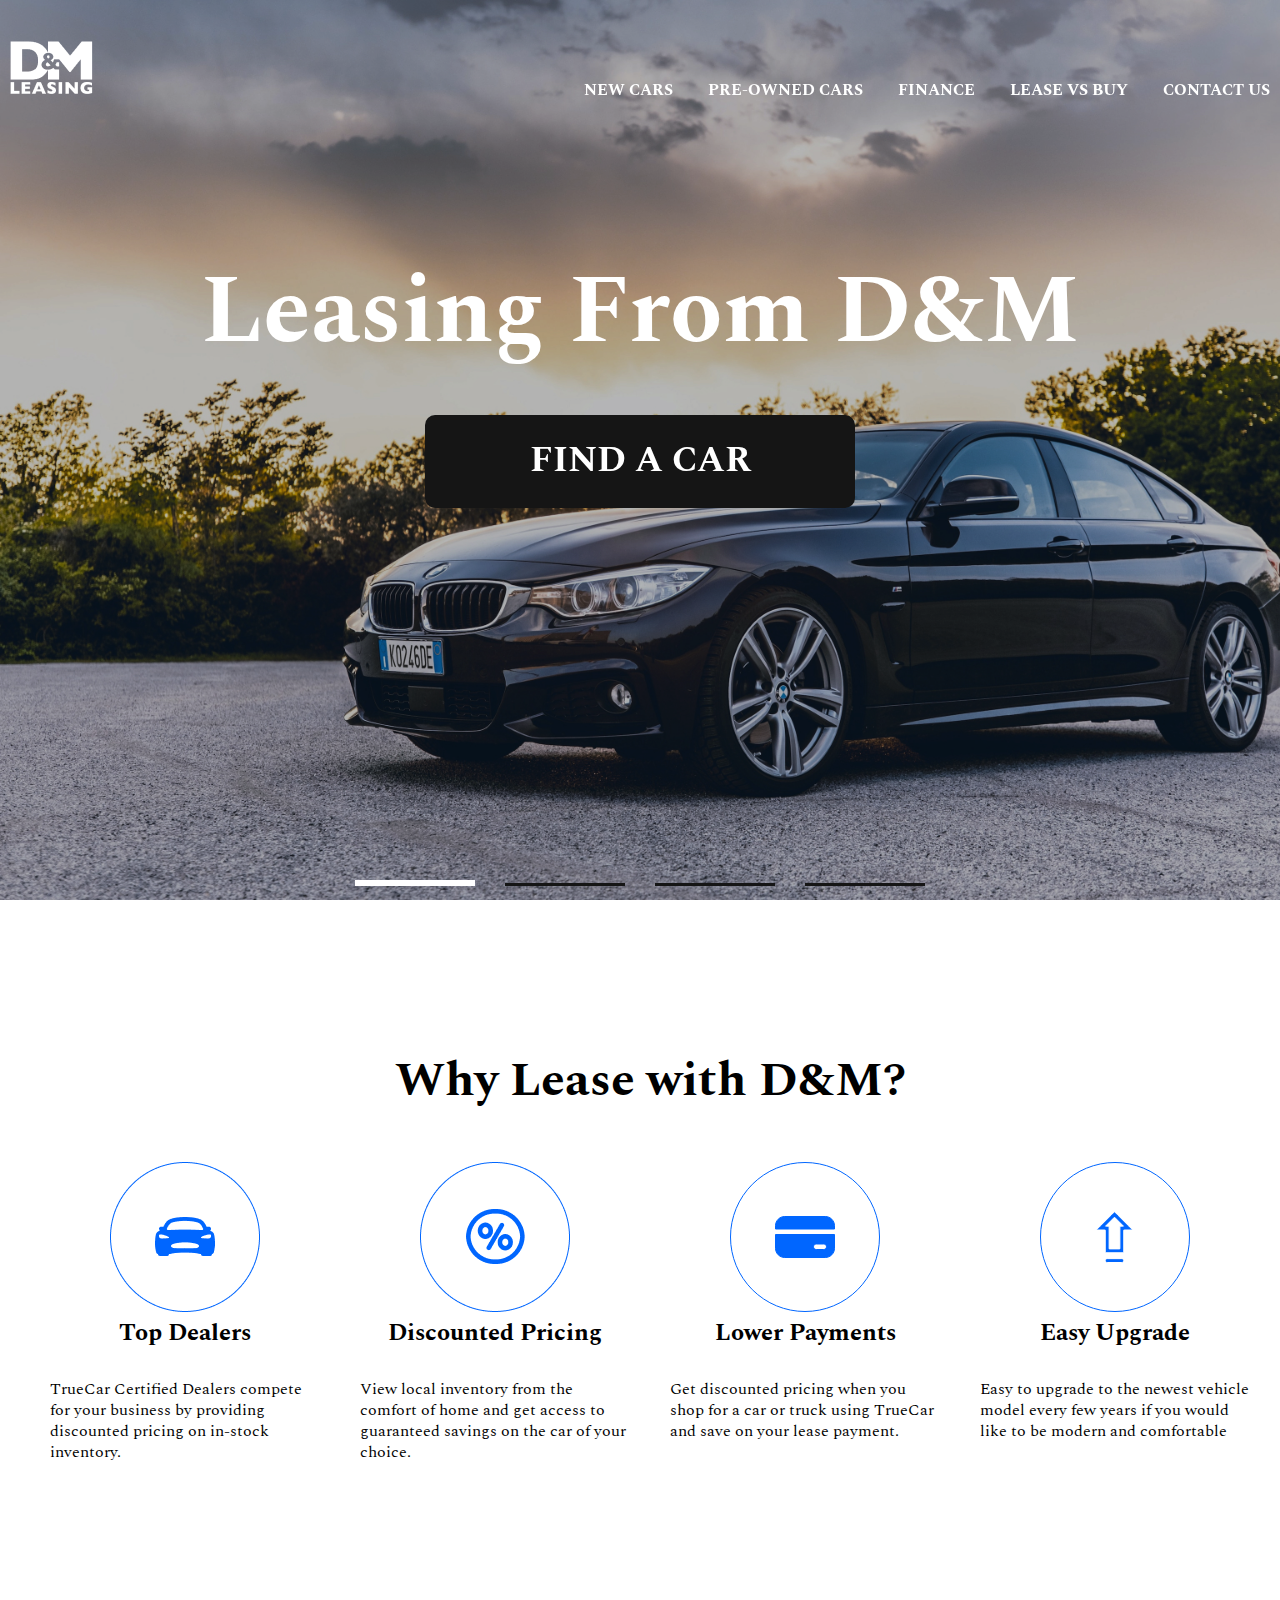
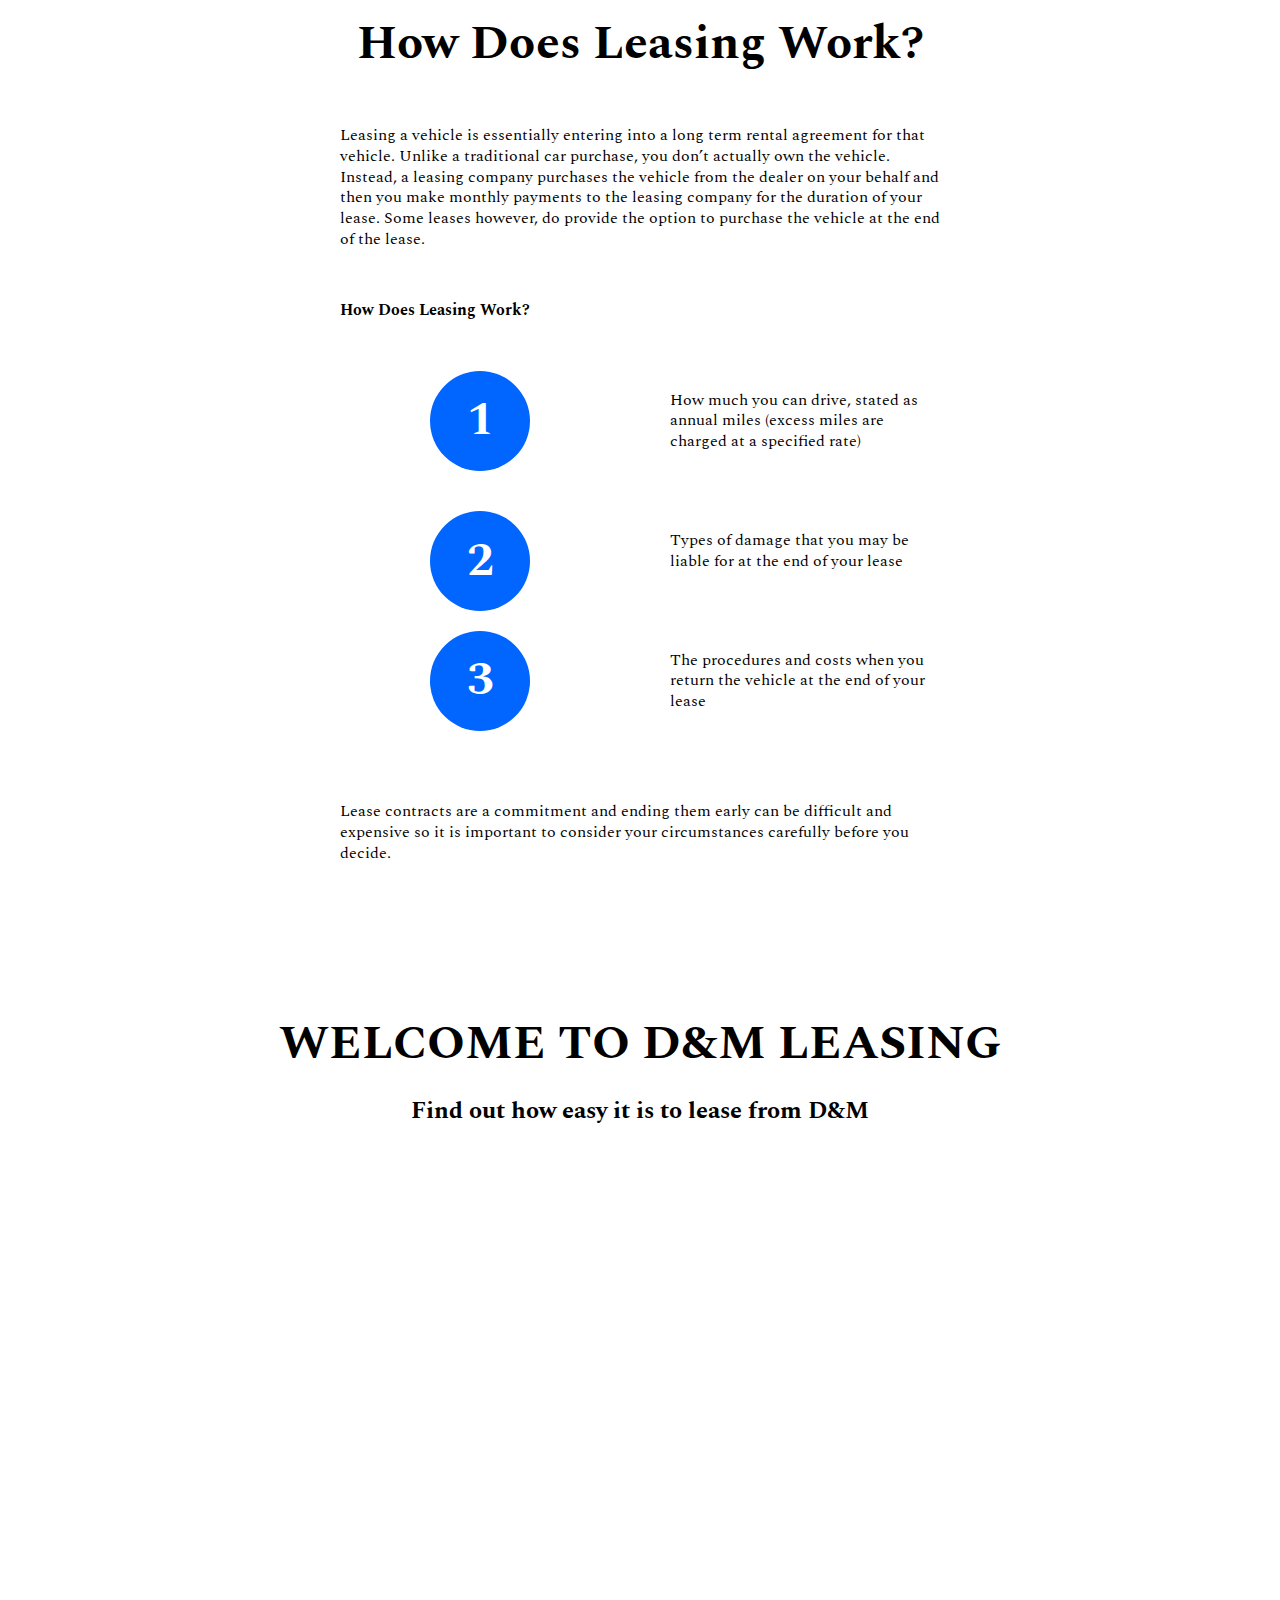
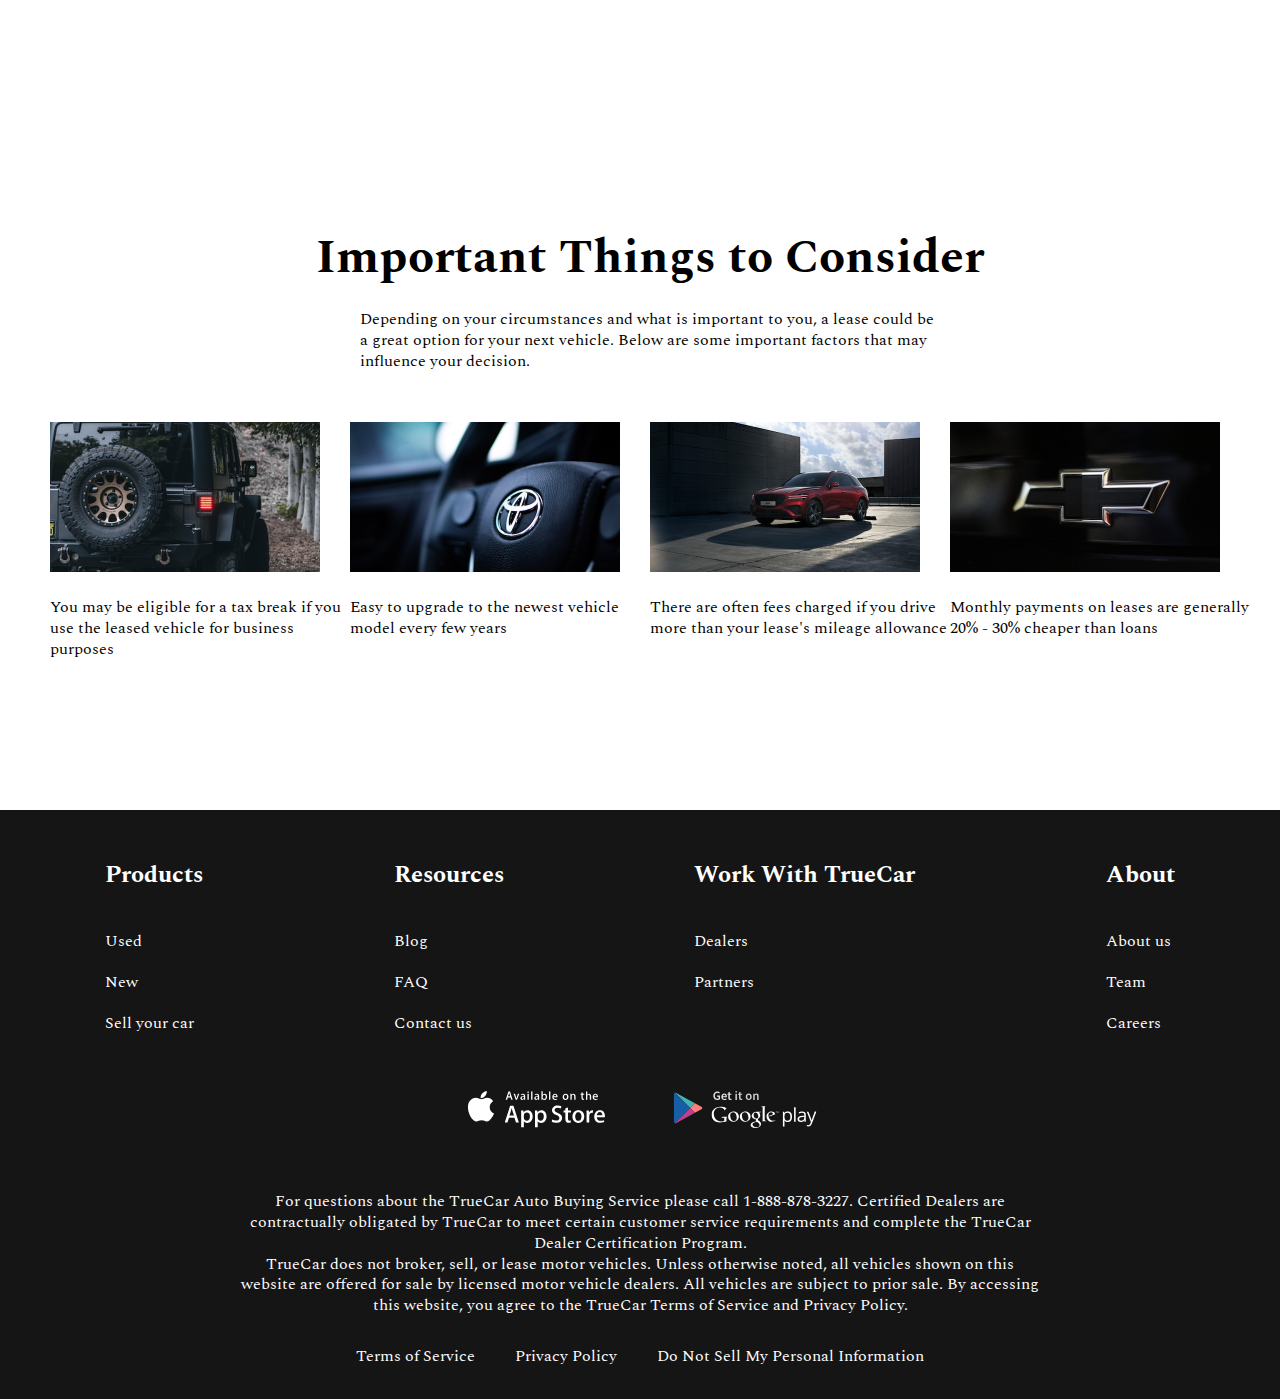
<file: index.html>
<!DOCTYPE html>
<html lang="en">

<head>
    <meta charset="UTF-8">
    <meta http-equiv="X-UA-Compatible" content="IE=edge">
    <meta name="viewport" content="width=device-width, initial-scale=1.0">
    <title>Document</title>
    <link rel="preconnect" href="https://fonts.googleapis.com">
    <link rel="preconnect" href="https://fonts.gstatic.com" crossorigin>
    <link
        href="https://fonts.googleapis.com/css2?family=Montserrat:wght@400;700&family=Mukta+Mahee:wght@400;600&family=Poppins:wght@500;600&family=Roboto&family=Roboto+Slab:wght@400;700&family=Spectral:wght@400;700&display=swap"
        rel="stylesheet">
    <link rel="stylesheet" href="https://cdn.jsdelivr.net/npm/swiper@10/swiper-bundle.min.css" />
    <link rel="stylesheet" href="./style/style.css">
</head>

<body>
    <div class="wrapper">
        <header class=" header-main">
            <div class="container">
                <div class="header_inner">
                    <a href="index.html" class="logo">
                        <img src="./img/icon/dm-white 1.png" alt="" class="logo_img">
                    </a>

                    <nav class="menu">
                        <ul class="menu_list">
                            <li class="menu_list-item">
                                <a href="./new-cars.html" class="menu_list-link">NEW CARS</a>
                            </li>
                            <li class="menu_list-item">
                                <a href="#" class="menu_list-link">PRE-OWNED CARS</a>
                            </li>
                            <li class="menu_list-item">
                                <a href="#" class="menu_list-link">FINANCE</a>
                            </li>
                            <li class="menu_list-item">
                                <a href="#" class="menu_list-link">LEASE VS BUY</a>
                            </li>
                            <li class="menu_list-item">
                                <a href="contacts.html" class="menu_list-link">CONTACT US</a>
                            </li>
                        </ul>
                    </nav>
                </div>
            </div>
        </header>
        <main class="main">
            <section class="top">
                <div class="container">
                    <h1 class="title">
                        Leasing From D&M
                    </h1>
                    <a href="#" class="top_link">FIND A CAR</a>
                </div>
            </section>
            <div class="slider">
                <div class="swiper">
                    <div class="swiper-wrapper">
                        <div class="swiper-slide" style="background-image: url(img/Rectangle\ 3.jpg);"></div>
                        <div class="swiper-slide" style="background-image: url(img/Rectangle\ 5.png);"></div>
                        <div class="swiper-slide" style="background-image: url(img/auto-ga04d2e0d4_1920.jpg);"></div>
                        <div class="swiper-slide" style="background-image: url(img/car-g835686115_1920.jpg);"></div>
                    </div>
                    <div class="swiper-pagination">
                    </div>
                </div>
            </div>
            <section class="why-lease">
                <div class="container">
                    <h2 class="section-title">
                        Why Lease with D&M?
                    </h2>
                    <ul class="why-lease-list">
                        <li class="why-list-item">
                            <img src="./img/icon/Group 5.png" alt="" class="why-lease-item-img">
                            <h3 class="why-lease-item-title">Top Dealers</h3>
                            <p class="why-lease-item-text">
                                TrueCar Certified Dealers compete for your business by providing discounted pricing on
                                in-stock inventory.
                            </p>
                        </li>
                        <li class="why-list-item">
                            <img src="./img/icon/Group 7.png" alt="" class="why-lease-item-img">
                            <h3 class="why-lease-item-title">Discounted Pricing</h3>
                            <p class="why-lease-item-text">
                                View local inventory from the comfort of home and get access to guaranteed savings on
                                the car of your choice.
                            </p>
                        </li>
                        <li class="why-list-item">
                            <img src="./img/icon/Group 8.svg" alt="" class="why-lease-item-img">
                            <h3 class="why-lease-item-title">Lower Payments</h3>
                            <p class="why-lease-item-text">
                                Get discounted pricing when you shop for a car or truck using TrueCar and save on your
                                lease payment.
                            </p>
                        </li>
                        <li class="why-list-item">
                            <img src="./img/icon/Group 9.svg" alt="" class="why-lease-item-img">
                            <h3 class="why-lease-item-title">Easy Upgrade</h3>
                            <p class="why-lease-item-text">
                                Easy to upgrade to the newest vehicle model every few years if you would like to be
                                modern and comfortable
                            </p>
                        </li>
                    </ul>
                </div>


            </section>
            <section class="how-does">
                <div class="container">
                    <div class="how-does-inner">
                        <h2 class="section-title">
                            How Does Leasing Work?
                        </h2>
                        <p class="how-does-text">
                            Leasing a vehicle is essentially entering into a long term rental agreement for that vehicle. Unlike a traditional car purchase, you don’t actually own the vehicle. Instead, a leasing company purchases the vehicle from the dealer on your behalf and then you make monthly payments to the leasing company for the duration of your lease. Some leases however, do provide the option to purchase the vehicle at the end of the lease.
                        </p>
<h4 class="how-does-title">
    How Does Leasing Work?
</h4>
<ol class="how-does-list" >
<li class="how-does-item">
    How much you can drive, stated as annual miles (excess miles are charged at a specified rate)
   
</li>
<li class="how-does-item">
    Types of damage that you may be liable for at the end of your lease
   
</li>
<li class="how-does-item">
    The procedures and costs when you return the vehicle at the end of your lease
   
</li>
</ol>
                        <p class="how-does-text">
                            Lease contracts are a commitment and ending them early can be difficult and expensive so it is important to consider your circumstances carefully before you decide.
                        </p>
                    </div>
                </div>
            </section>
<section class="video">
    <div class="container">
        <h2 class="section-title video-title">
            WELCOME TO D&M LEASING
        </h2>
        <p class="video-text">
            Find out how easy it is to lease from D&M
        </p>
        <iframe class="video-content"
        width="1000" height="500" src="https://www.youtube.com/embed/q3m7e_15tzE" 
        title="YouTube video player" frameborder="0" allow="accelerometer; autoplay; clipboard-write; encrypted-media; gyroscope; picture-in-picture; web-share" allowfullscreen>

        </iframe>
    </div>
</section>
<section class="important">
<div class="container">
    <h2 class="section-title important-title">
        Important Things to Consider
    </h2>
    <p class="important-text">
        Depending on your circumstances and what is important to you, a lease could be a great option for your next vehicle. Below are some important factors that may influence your decision.
    </p>
    <ul class="important-list">
        <li class="important-item">
            <img src="./img/Rectangle 6.png"
             alt="" class="important-item-img">
             <p class="important-item-txt">
                You may be eligible for a tax break if you use the leased vehicle for business purposes
             </p>
        </li>
        <li class="important-item">
            <img src="./img/Rectangle 7.png"
             alt="" class="important-item-img">
             <p class="important-item-txt">
                Easy to upgrade to the newest vehicle model every few years
             </p>
        </li>
        <li class="important-item">
            <img src="./img/Rectangle 8.png"
             alt="" class="important-item-img">
             <p class="important-item-txt">
                There are often fees charged if you drive more than your lease's mileage allowance
             </p>
        </li>
        <li class="important-item">
            <img src="./img/Rectangle 9.png"
             alt="" class="important-item-img">
             <p class="important-item-txt">
                Monthly payments on leases are generally 20% - 30% cheaper than loans
             </p>
        </li>
    </ul>
</div>
</section>
        </main>
        <footer class="footer">
            <div class="container">
                <nav class="footer_menu">
                    <ul class="footer_menu-list">
                        <li class="footer_menu-item">
                            <p class="footer_menu-tittle"> Products</p>
                        </li>
                        <li class="footer_menu-item"><a href="#" class="footer_menu-link">Used</a></li>
                        <li class="footer_menu-item"><a href="#" class="footer_menu-link">New</a></li>
                        <li class="footer_menu-item"><a href="#" class="footer_menu-link">Sell your car</a></li>
                    </ul>
                    <ul class="footer_menu-list">
                        <li class="footer_menu-item">
                            <p class="footer_menu-tittle">Resources</p>
                        </li>
                        <li class="footer_menu-item"><a href="#" class="footer_menu-link">Blog</a></li>
                        <li class="footer_menu-item"><a href="#" class="footer_menu-link">FAQ</a></li>
                        <li class="footer_menu-item"><a href="#" class="footer_menu-link">Contact us</a></li>
                    </ul>

                    <ul class="footer_menu-list">
                        <li class="footer_menu-item">
                            <p class="footer_menu-tittle">Work With TrueCar</p>
                        </li>
                        <li class="footer_menu-item"><a href="#" class="footer_menu-link">Dealers</a></li>
                        <li class="footer_menu-item"><a href="#" class="footer_menu-link">Partners</a></li>

                    </ul>
                    <ul class="footer_menu-list">
                        <li class="footer_menu-item">
                            <p class="footer_menu-tittle">About</p>
                        </li>
                        <li class="footer_menu-item"><a href="#" class="footer_menu-link">About us</a></li>
                        <li class="footer_menu-item"><a href="#" class="footer_menu-link">Team</a></li>
                        <li class="footer_menu-item"><a href="#" class="footer_menu-link">Careers</a></li>
                    </ul>
                </nav>
                <ul class="app">
                    <li class="app_item">
                        <a href="" class="app_item-link">
                            <img class="app_item-img" src="./img/icon/app-store-5768091a665de29ed90932b12cc1dc34 1.svg"
                                alt="">
                        </a>
                    </li>
                    <li class="app_item">
                        <a href="" class="app_item-link">
                            <img class="app_item-img"
                                src="./img/icon/google-play-1b282a5faa8753db97e49dd35e98dd25 1.svg" alt="">
                        </a>
                    </li>
                </ul>
                <div class="footer_copy">
                    <p class="footer_copy-text">
                        For questions about the TrueCar Auto Buying Service please call 1-888-878-3227.
                        Certified Dealers are contractually obligated by TrueCar to meet certain customer service
                        requirements and complete the TrueCar Dealer Certification Program.
                    </p>
                    <p class="footer_copy-text">TrueCar does not broker, sell, or lease motor vehicles. Unless otherwise
                        noted, all vehicles shown on this website are offered for sale by licensed motor vehicle
                        dealers. All vehicles are subject to prior sale. By accessing this website, you agree to the
                        TrueCar Terms of Service and Privacy Policy.
                    </p>
                </div>
                <nav class="copy_nav">
                    <ul class="copy_nav-list">
                        <li class="copy_nav-item"><a href="#" class="copy_nav-link">Terms of Service</a></li>
                        <li class="copy_nav-item"><a href="#" class="copy_nav-link">Privacy Policy</a></li>
                        <li class="copy_nav-item"><a href="#" class="copy_nav-link">Do Not Sell My Personal
                                Information</a></li>

                    </ul>
                </nav>
            </div>
        </footer>
    </div>
    <script src="https://cdn.jsdelivr.net/npm/swiper@10/swiper-bundle.min.js"></script>
    <script src="./js/main.js"></script>
</body>

</html>
</file>
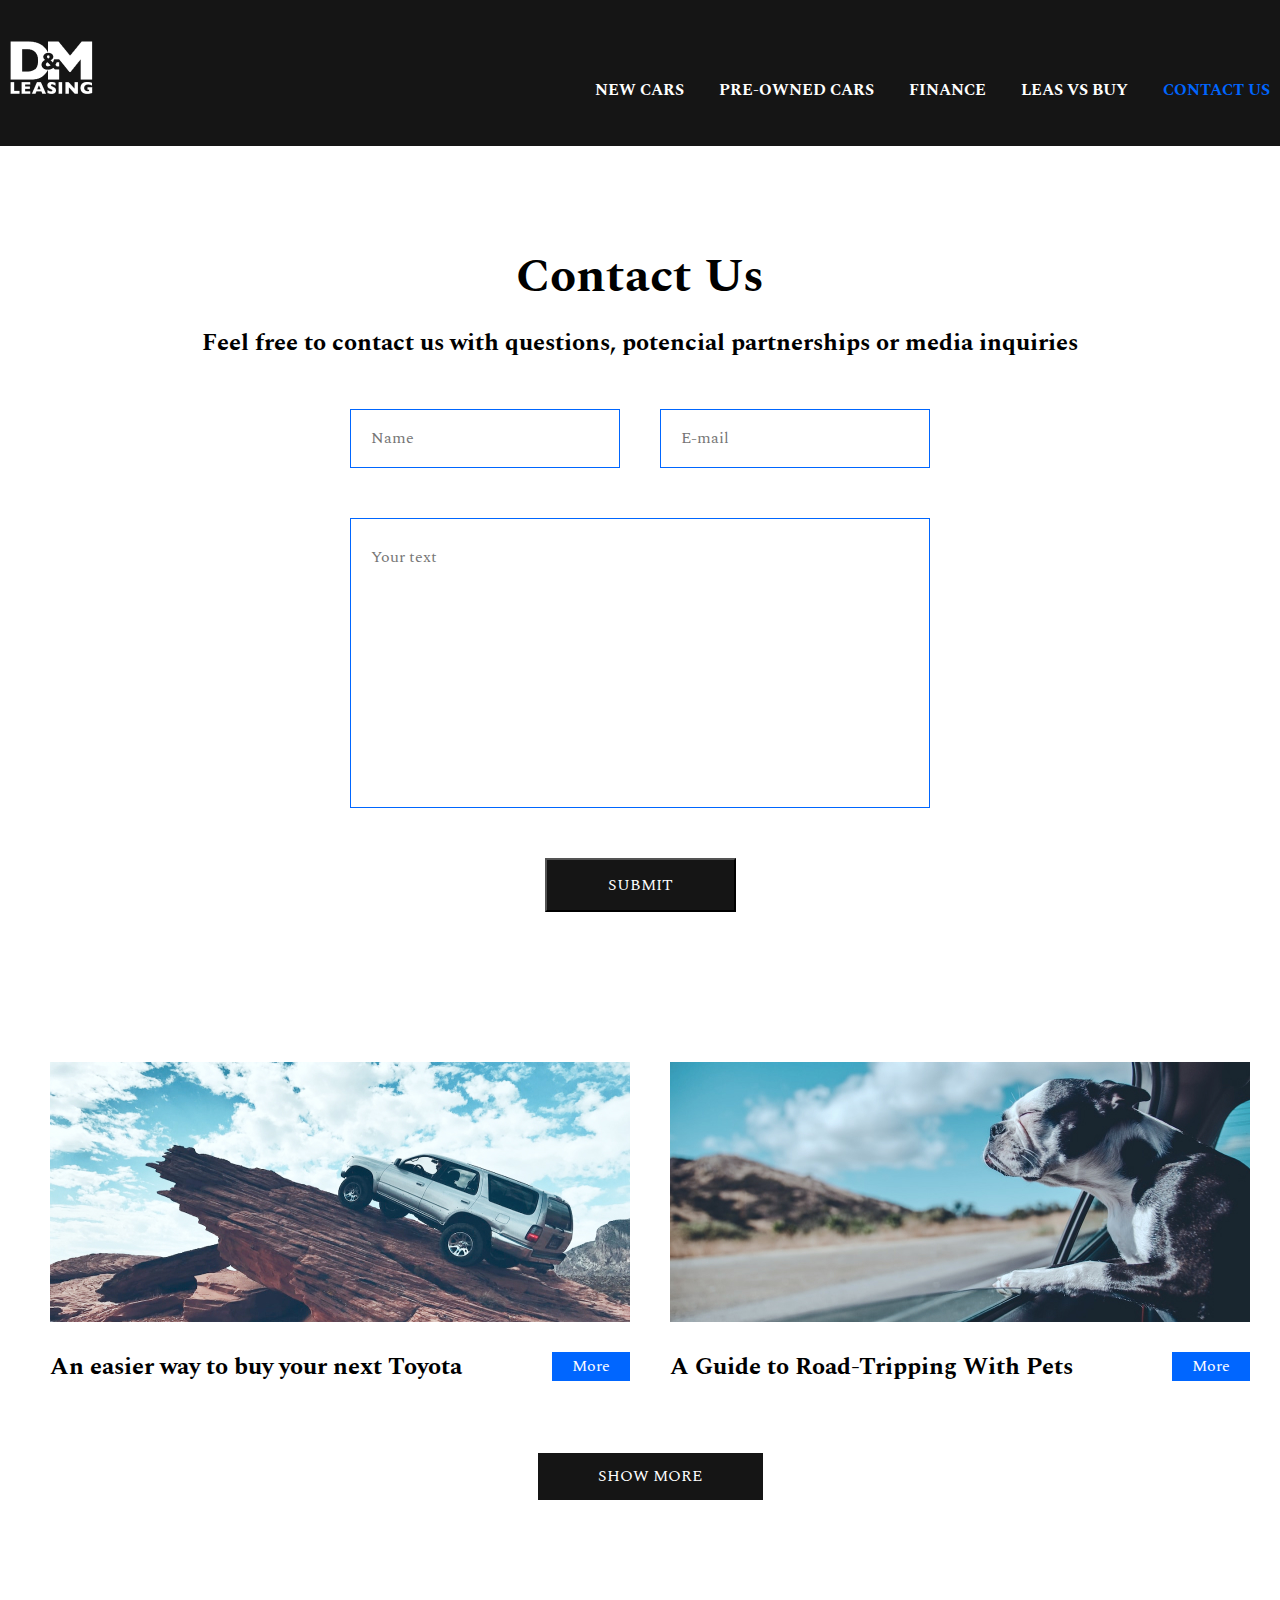
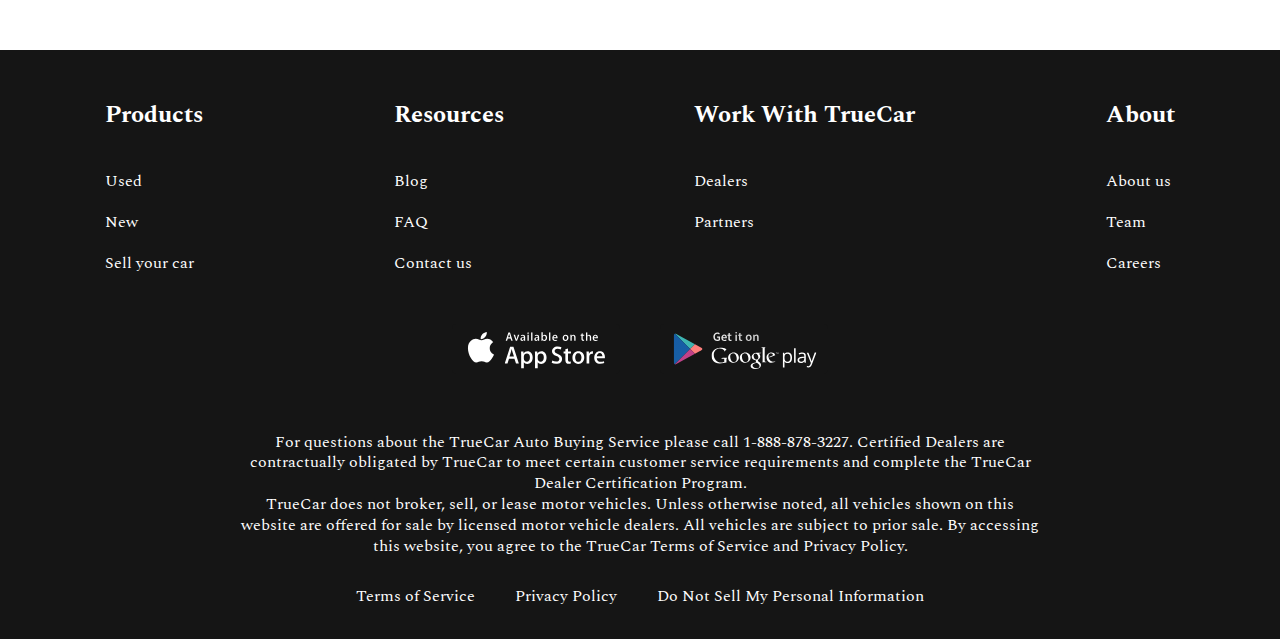
<file: contacts.html>
<!DOCTYPE html>
<html lang="en">
<head>
    <meta charset="UTF-8">
    <meta http-equiv="X-UA-Compatible" content="IE=edge">
    <meta name="viewport" content="width=device-width, initial-scale=1.0">
    <title>Document</title>
    <link rel="preconnect" href="https://fonts.googleapis.com">
    <link rel="preconnect" href="https://fonts.gstatic.com" crossorigin>
    <link href="https://fonts.googleapis.com/css2?family=Montserrat:wght@400;700&family=Mukta+Mahee:wght@400;600&family=Poppins:wght@500;600&family=Roboto&family=Roboto+Slab:wght@400;700&family=Spectral:wght@400;700&display=swap" rel="stylesheet">
    <link rel="stylesheet" href="./style/style.css">
   
</head>
<body>
    <div class="wrapper">
        <header class="header ">
            <div class="container">
                <div class="header_inner">
                    <a href="index.html" class="logo"> 
                        <img src="./img/icon/dm-white 1.png" alt="" class="logo_img">
                    </a>
                
                <nav class="menu">
<ul class="menu_list">
    <li class="menu_list-item">
<a href="./new-cars.html" class="menu_list-link">NEW CARS</a>
    </li>
    <li class="menu_list-item">
        <a href="#" class="menu_list-link">PRE-OWNED CARS</a>
    </li>
    <li class="menu_list-item">
        <a href="#" class="menu_list-link">FINANCE</a>
    </li>
    <li class="menu_list-item">
        <a href="#" class="menu_list-link">LEAS VS BUY</a>
    </li>
    <li class="menu_list-item">
        <a href="#" class="menu_list-link menu-list-link--active">CONTACT US</a>
    </li>
</ul>
                </nav>
            </div>
            </div>
        </header>
        <main class="main">
<section class="contacts">
    <div class="container">
        <h2 class="section-title contacts-title">Contact Us</h2>
    <p class="contacts-text">
        Feel free to contact us with questions, potencial partnerships or media inquiries
    </p>
    <form action="" class="form">
        <input type="text" class="form-input" placeholder="Name">
        <input type="email" class="form-input" placeholder="E-mail">
        <textarea class="form_textarea" placeholder="Your text"></textarea>
        <button class="form-btn" 
        type="submit">SUBMIT</button>
    </form>
    </div>
</section>
<section class="blog">
    <div class="container">
        <div class="blog-items">
            <div class="blog-item">
                <img src="./img/Rectangle 12.jpg" alt="" 
                class="blog-item-img">
                <h4 class="blog-item-title">
                    An easier way to buy your next Toyota
                </h4>
                <a href="" 
                class="blog-item-link">More</a>
            </div>
        
            <div class="blog-item">
                <img src="./img/Rectangle 12 (1).jpg
                " alt="" 
                class="blog-item-img">
                <h4 class="blog-item-title">
                    A Guide to Road-Tripping With Pets
                </h4>
                <a href="" 
                class="blog-item-link">More</a>
            </div>
        </div>
        <a href="#" class="blog-btn">SHOW MORE</a>
    </div>
</section>
        </main>
        <footer class="footer">
<div class="container">
    <nav class="footer_menu">
        <ul class="footer_menu-list">
            <li class="footer_menu-item">
              <p class="footer_menu-tittle"> Products</p> 
            </li>
            <li class="footer_menu-item"><a href="#" class="footer_menu-link">Used</a></li>
            <li class="footer_menu-item"><a href="#" class="footer_menu-link">New</a></li>
            <li class="footer_menu-item"><a href="#" class="footer_menu-link">Sell your car</a></li>
        </ul>
        <ul class="footer_menu-list">
            <li class="footer_menu-item"><p class="footer_menu-tittle">Resources</p></li>
            <li class="footer_menu-item"><a href="#" class="footer_menu-link">Blog</a></li>
            <li class="footer_menu-item"><a href="#" class="footer_menu-link">FAQ</a></li>
            <li class="footer_menu-item"><a href="#" class="footer_menu-link">Contact us</a></li>
        </ul>
        
        <ul class="footer_menu-list">
            <li class="footer_menu-item"><p class="footer_menu-tittle">Work With TrueCar</p></li>
            <li class="footer_menu-item"><a href="#" class="footer_menu-link">Dealers</a></li>
            <li class="footer_menu-item"><a href="#" class="footer_menu-link">Partners</a></li>
            
        </ul>
        <ul class="footer_menu-list">
            <li class="footer_menu-item"><p class="footer_menu-tittle">About</p></li>
            <li class="footer_menu-item"><a href="#" class="footer_menu-link">About us</a></li>
            <li class="footer_menu-item"><a href="#" class="footer_menu-link">Team</a></li>
            <li class="footer_menu-item"><a href="#" class="footer_menu-link">Careers</a></li>
        </ul>
    </nav>
    <ul class="app">
        <li class="app_item">
            <a href="" class="app_item-link">
                <img class="app_item-img" src="./img/icon/app-store-5768091a665de29ed90932b12cc1dc34 1.svg" alt="">
            </a>
        </li>
        <li class="app_item">
            <a href="" class="app_item-link">
                <img class="app_item-img" src="./img/icon/google-play-1b282a5faa8753db97e49dd35e98dd25 1.svg" alt="">
            </a>
        </li>
    </ul>
    <div class="footer_copy">
        <p class="footer_copy-text">
            For questions about the TrueCar Auto Buying Service please call 1-888-878-3227.
Certified Dealers are contractually obligated by TrueCar to meet certain customer service requirements and complete the TrueCar Dealer Certification Program.
</p>
<p class="footer_copy-text">TrueCar does not broker, sell, or lease motor vehicles. Unless otherwise noted, all vehicles shown on this website are offered for sale by licensed motor vehicle dealers. All vehicles are subject to prior sale. By accessing this website, you agree to the TrueCar Terms of Service and Privacy Policy.
</p>
    </div>
    <nav class="copy_nav">
        <ul class="copy_nav-list">
            <li class="copy_nav-item"><a href="#" class="copy_nav-link">Terms of Service</a></li>
            <li class="copy_nav-item"><a href="#" class="copy_nav-link">Privacy Policy</a></li>
            <li class="copy_nav-item"><a href="#" class="copy_nav-link">Do Not Sell My Personal Information</a></li>
            
        </ul>
    </nav>
</div>
        </footer>
    </div>
<script src="./js/contact.js"></script>
</body>
</html>
</file>
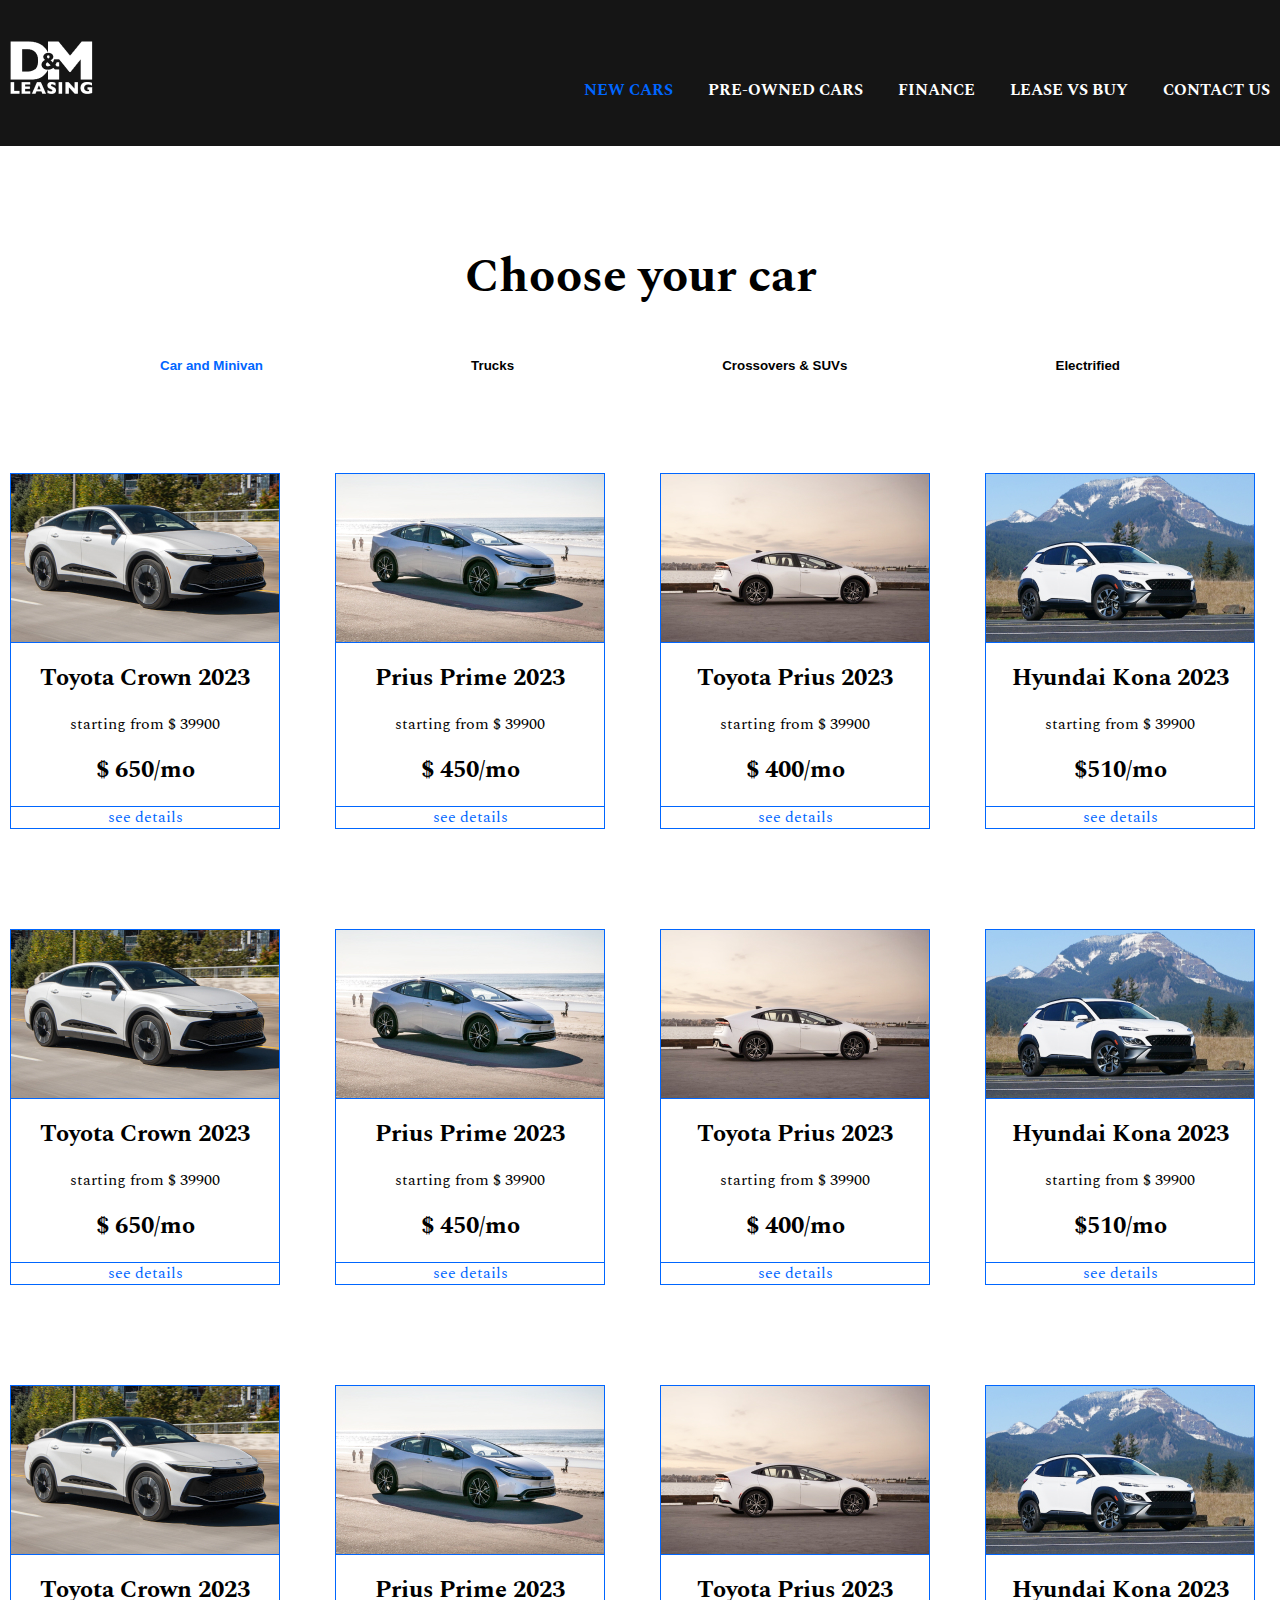
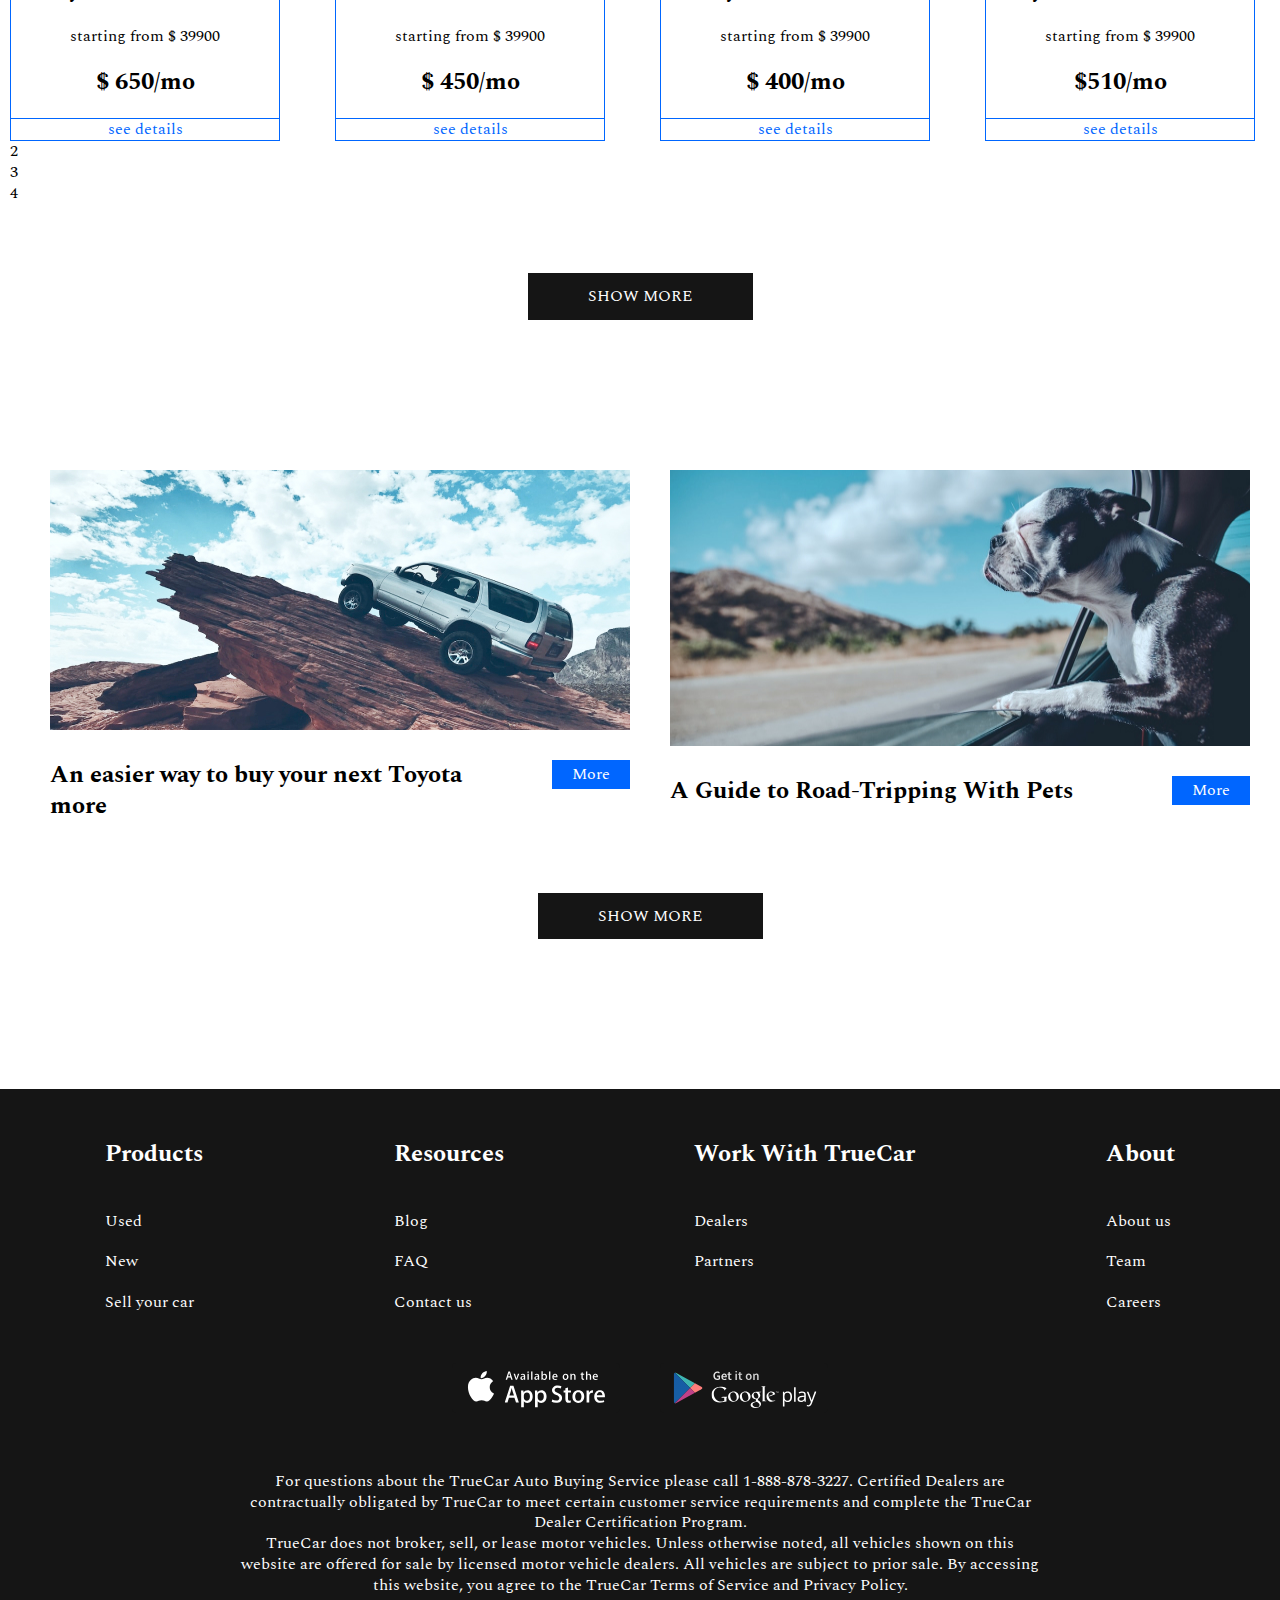
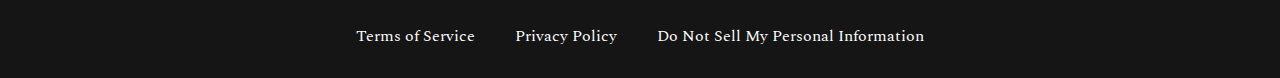
<file: new-cars.html>
<!DOCTYPE html>
<html lang="en">

<head>
    <meta charset="UTF-8">
    <meta http-equiv="X-UA-Compatible" content="IE=edge">
    <meta name="viewport" content="width=device-width, initial-scale=1.0">
    <title>Document</title>
    <link rel="preconnect" href="https://fonts.googleapis.com">
    <link rel="preconnect" href="https://fonts.gstatic.com" crossorigin>
    <link
        href="https://fonts.googleapis.com/css2?family=Montserrat:wght@400;700&family=Mukta+Mahee:wght@400;600&family=Poppins:wght@500;600&family=Roboto&family=Roboto+Slab:wght@400;700&family=Spectral:wght@400;700&display=swap"
        rel="stylesheet">
    <link rel="stylesheet" href="./style/style.css">

</head>

<body>
    <div class="wrapper">
        <header class="header">
            <div class="container">
                <div class="header_inner">
                    <a href="index.html" class="logo">
                        <img src="./img/icon/dm-white 1.png" alt="" class="logo_img">
                    </a>

                    <nav class="menu">
                        <ul class="menu_list">
                            <li class="menu_list-item">
                                <a href="#" class="menu_list-link menu-list-link--active">NEW CARS</a>
                            </li>
                            <li class="menu_list-item">
                                <a href="#" class="menu_list-link">PRE-OWNED CARS</a>
                            </li>
                            <li class="menu_list-item">
                                <a href="#" class="menu_list-link">FINANCE</a>
                            </li>
                            <li class="menu_list-item">
                                <a href="#" class="menu_list-link">LEASE VS BUY</a>
                            </li>
                            <li class="menu_list-item">
                                <a href="contacts.html" class="menu_list-link">CONTACT US</a>
                            </li>
                        </ul>
                    </nav>
                </div>
            </div>
        </header>
        <main class="main">
            <section class="choose">
                <div class="container">
                    <h2 class="section-title">
                        Choose your car
                    </h2>
                    <div class="tabs">

                        <div class="tabs-btn">

                            <button class="tabs-btn-item tabs-btn-item--active"  data-button="content-1">Car and Minivan
                            </button>
                            <button class="tabs-btn-item" data-button="content-2"> Trucks
                            </button>
                            <button class="tabs-btn-item" data-button="content-3"> Crossovers & SUVs
                            </button>
                            <button class="tabs-btn-item" data-button="content-4"> Electrified</button>
                        </div>
                        <div class="tabs-content">
                            <div class="tabs-content-item tabs-content-item--active" id="content-1">
                                <div class="card">
                                    <img src="./img/card/Rectangle 11.jpg" alt="" class="card-img">
    <div class="card-content">
                                    <h4 class="card-title">Toyota Crown 2023</h4>
                                    <p class="card-text">starting from $ 39900</p>
                                    <p class="card-price">$ 650/mo</p>
                                </div>
                                    <a href="" class="card-link">see details</a>
                                </div>
                            
                              <div class="card">
                                    <img src="./img/card/Rectangle 11 (1).jpg" alt="" class="card-img">
                                    <div class="card-content">
                                    <h4 class="card-title">Prius Prime 2023</h4>
                                    <p class="card-text">starting from $ 39900</p>
                                    <p class="card-price"> $ 450/mo</p>
                                    </div>
                                    <a href="" class="card-link">see details</a></div>
                              <div class="card">
                                    <img src="./img/card/Rectangle 11 (2).jpg" alt="" class="card-img">
                                    <div class="card-content">
                                    <h4 class="card-title">Toyota Prius 2023</h4>
                                    <p class="card-text">starting from $ 39900</p>
                                    <p class="card-price"> $ 400/mo</p>
                                    </div>
                                    <a href="" class="card-link">see details</a></div>
                              <div class="card">
                                    <img src="./img/card/Rectangle 11 (3).jpg" alt="" class="card-img">
                                    <div class="card-content">
                                    <h4 class="card-title">Hyundai Kona 2023</h4>
                                    <p class="card-text">starting from $ 39900</p>
                                    <p class="card-price">$510/mo</p>
                                    </div>
                                    <a href="" class="card-link">see details</a></div>
                                <div class="card">
                                    <img src="./img/card/Rectangle 11.jpg" alt="" class="card-img">
    <div class="card-content">
                                    <h4 class="card-title">Toyota Crown 2023</h4>
                                    <p class="card-text">starting from $ 39900</p>
                                    <p class="card-price">$ 650/mo</p>
                                </div>
                                    <a href="" class="card-link">see details</a>
                                </div>
                            
                              <div class="card">
                                    <img src="./img/card/Rectangle 11 (1).jpg" alt="" class="card-img">
                                    <div class="card-content">
                                    <h4 class="card-title">Prius Prime 2023</h4>
                                    <p class="card-text">starting from $ 39900</p>
                                    <p class="card-price"> $ 450/mo</p>
                                    </div>
                                    <a href="" class="card-link">see details</a></div>
                              <div class="card">
                                    <img src="./img/card/Rectangle 11 (2).jpg" alt="" class="card-img">
                                    <div class="card-content">
                                    <h4 class="card-title">Toyota Prius 2023</h4>
                                    <p class="card-text">starting from $ 39900</p>
                                    <p class="card-price"> $ 400/mo</p>
                                    </div>
                                    <a href="" class="card-link">see details</a></div>
                              <div class="card">
                                    <img src="./img/card/Rectangle 11 (3).jpg" alt="" class="card-img">
                                    <div class="card-content">
                                    <h4 class="card-title">Hyundai Kona 2023</h4>
                                    <p class="card-text">starting from $ 39900</p>
                                    <p class="card-price">$510/mo</p>
                                    </div>
                                    <a href="" class="card-link">see details</a></div>
                                <div class="card">
                                    <img src="./img/card/Rectangle 11.jpg" alt="" class="card-img">
    <div class="card-content">
                                    <h4 class="card-title">Toyota Crown 2023</h4>
                                    <p class="card-text">starting from $ 39900</p>
                                    <p class="card-price">$ 650/mo</p>
                                </div>
                                    <a href="" class="card-link">see details</a>
                                </div>
                            
                              <div class="card">
                                    <img src="./img/card/Rectangle 11 (1).jpg" alt="" class="card-img">
                                    <div class="card-content">
                                    <h4 class="card-title">Prius Prime 2023</h4>
                                    <p class="card-text">starting from $ 39900</p>
                                    <p class="card-price"> $ 450/mo</p>
                                    </div>
                                    <a href="" class="card-link">see details</a></div>
                              <div class="card">
                                    <img src="./img/card/Rectangle 11 (2).jpg" alt="" class="card-img">
                                    <div class="card-content">
                                    <h4 class="card-title">Toyota Prius 2023</h4>
                                    <p class="card-text">starting from $ 39900</p>
                                    <p class="card-price"> $ 400/mo</p>
                                    </div>
                                    <a href="" class="card-link">see details</a></div>
                              <div class="card">
                                    <img src="./img/card/Rectangle 11 (3).jpg" alt="" class="card-img">
                                    <div class="card-content">
                                    <h4 class="card-title">Hyundai Kona 2023</h4>
                                    <p class="card-text">starting from $ 39900</p>
                                    <p class="card-price">$510/mo</p>
                                    </div>
                                    <a href="" class="card-link">see details</a></div>

                        </div>
                        <div class="tabs-content-item tabs-content-item--active" id="content-2">2</div>
                        <div class="tabs-content-item tabs-content-item--active"  id="content-3">3</div>
                        <div class="tabs-content-item tabs-content-item--active" id="content-4">4</div>
                    </div>
                    <a href="#" class="show-more-link">SHOW MORE</a>
                </div>

            </section>


            <section class="blog">
                <div class="container">
                    <div class="blog-items">
                        <div class="blog-item">
                            <img src="./img/Rectangle 12.jpg" alt="" class="blog-item-img">
                            <h4 class="blog-item-title">
                                An easier way to buy your next Toyota
                                more
                            </h4>
                            <a href="" class="blog-item-link">More</a>
                        </div>

                        <div class="blog-item">
                            <img src="./img/Rectangle 12 (1).jpg
                            " alt="" class="blog-item-img">
                            <h4 class="blog-item-title">
                                A Guide to Road-Tripping With Pets
                            </h4>
                            <a href="" class="blog-item-link">More</a>
                        </div>
                    </div>
                    <a href="#" class="show-more-link">SHOW MORE</a>
                </div>
            </section>
        </main>
        <footer class="footer">
            <div class="container">
                <nav class="footer_menu">
                    <ul class="footer_menu-list">
                        <li class="footer_menu-item">
                            <p class="footer_menu-tittle"> Products</p>
                        </li>
                        <li class="footer_menu-item"><a href="#" class="footer_menu-link">Used</a></li>
                        <li class="footer_menu-item"><a href="#" class="footer_menu-link">New</a></li>
                        <li class="footer_menu-item"><a href="#" class="footer_menu-link">Sell your car</a></li>
                    </ul>
                    <ul class="footer_menu-list">
                        <li class="footer_menu-item">
                            <p class="footer_menu-tittle">Resources</p>
                        </li>
                        <li class="footer_menu-item"><a href="#" class="footer_menu-link">Blog</a></li>
                        <li class="footer_menu-item"><a href="#" class="footer_menu-link">FAQ</a></li>
                        <li class="footer_menu-item"><a href="#" class="footer_menu-link">Contact us</a></li>
                    </ul>

                    <ul class="footer_menu-list">
                        <li class="footer_menu-item">
                            <p class="footer_menu-tittle">Work With TrueCar</p>
                        </li>
                        <li class="footer_menu-item"><a href="#" class="footer_menu-link">Dealers</a></li>
                        <li class="footer_menu-item"><a href="#" class="footer_menu-link">Partners</a></li>

                    </ul>
                    <ul class="footer_menu-list">
                        <li class="footer_menu-item">
                            <p class="footer_menu-tittle">About</p>
                        </li>
                        <li class="footer_menu-item"><a href="#" class="footer_menu-link">About us</a></li>
                        <li class="footer_menu-item"><a href="#" class="footer_menu-link">Team</a></li>
                        <li class="footer_menu-item"><a href="#" class="footer_menu-link">Careers</a></li>
                    </ul>
                </nav>
                <ul class="app">
                    <li class="app_item">
                        <a href="" class="app_item-link">
                            <img class="app_item-img" src="./img/icon/app-store-5768091a665de29ed90932b12cc1dc34 1.svg"
                                alt="">
                        </a>
                    </li>
                    <li class="app_item">
                        <a href="" class="app_item-link">
                            <img class="app_item-img"
                                src="./img/icon/google-play-1b282a5faa8753db97e49dd35e98dd25 1.svg" alt="">
                        </a>
                    </li>
                </ul>
                <div class="footer_copy">
                    <p class="footer_copy-text">
                        For questions about the TrueCar Auto Buying Service please call 1-888-878-3227.
                        Certified Dealers are contractually obligated by TrueCar to meet certain customer service
                        requirements and complete the TrueCar Dealer Certification Program.
                    </p>
                    <p class="footer_copy-text">TrueCar does not broker, sell, or lease motor vehicles. Unless otherwise
                        noted, all vehicles shown on this website are offered for sale by licensed motor vehicle
                        dealers. All vehicles are subject to prior sale. By accessing this website, you agree to the
                        TrueCar Terms of Service and Privacy Policy.
                    </p>
                </div>
                <nav class="copy_nav">
                    <ul class="copy_nav-list">
                        <li class="copy_nav-item"><a href="#" class="copy_nav-link">Terms of Service</a></li>
                        <li class="copy_nav-item"><a href="#" class="copy_nav-link">Privacy Policy</a></li>
                        <li class="copy_nav-item"><a href="#" class="copy_nav-link">Do Not Sell My Personal
                                Information</a></li>

                    </ul>
                </nav>
            </div>
        </footer>
    </div>
    <script src="./js/contact.js"></script>
</body>

</html>
</file>
<file: style/style.css>
html {
    box-sizing: border-box;
}

*,
*::after,
*::before {
    box-sizing: inherit;
    margin: 0;
    padding: 0;
}

body {
    font-size: 16px;
    font-weight: 400;
    font-family: 'Spectral', serif;
    line-height: 1.3;
}

html,
body {
    height: 100%;
}

ul {
    list-style-type: none;
}

a {
    text-decoration: none;
    color: inherit;
}

.section-title {
    margin-bottom: 50px;
    font-size: 48px;
    font-weight: 700;
    text-align: center;
}

.wrapper {
    min-height: 100%;
    display: flex;
    flex-direction: column;
}

.container {
    min-width: 1220px;
    margin: 0 auto;
    padding: 0 10px;
}

.header {
    background-color: #151515;
}

.header-main {

    border-color: transparent;
    position: absolute;
    z-index: 10;
    left: 0;
    right: 0;
}

.header_inner {
    padding-top: 40px;
    padding-bottom: 45px;
    display: flex;
    justify-content: space-between;
    align-items: flex-end;
}

.menu_list {
    display: flex;
    gap: 35px;
}

.menu_list-link {
    color: white;
    text-transform: uppercase;
    font-weight: 700;

}

.menu-list-link--active {
    color: #0066FF;
}

.footer {
    background-color: #151515;
    padding: 50px 0 32px;
    color: white;
}

.footer_menu-list {
    max-width: 250px;
}

.footer_menu {
    display: flex;
    justify-content: space-around;
    margin-bottom: 50px;
}

.footer_menu-tittle {
    font-size: 24px;
    font-weight: 700;
    padding-bottom: 20px;
}

.footer_menu-item+.footer_menu-item {
    padding-top: 20px;
}

.app {
    display: flex;
    justify-content: center;
    gap: 40px;
    margin-bottom: 52px;
}

.footer_copy {
    max-width: 806px;
    margin: 0 auto 30px;
    text-align: center;
}

.copy_nav-list {
    display: flex;
    justify-content: center;
    gap: 40px;
}

.main {
    flex-grow: 1;
}

.top {
    color: white;
    text-align: center;
    padding-top: 250px;
    padding-bottom: 50px;
    position: absolute;
    z-index: 5;
    left: 0;
    right: 0;
}

.title {

    padding-bottom: 40px;
    font-size: 96px;
    font-weight: 700;
}

.top_link {
    border-radius: 10px;
    background-color: #151515;
    padding: 23px;
    max-width: 430px;
    width: 100%;
    display: inline-block;
    text-transform: uppercase;
    font-size: 36px;
    font-weight: 700;
}

.swiper:after {
    content: '';
    background: rgba(21, 21, 21, .3);
    position: absolute;
    z-index: 5;
    left: 0;
    right: 0;
    bottom: 0;
    top: 0;
}


.swiper-slide {

    background-repeat: no-repeat;
    background-size: cover;
    background-position: center;
    height: 100vh;
}

.swiper-pagination-bullet {
    bottom: 50px;
    width: 120px;
    height: 3px;
    background-color: #151515;
    border-radius: 0;
    opacity: 1;
    margin: 0 15px !important;
}

.swiper-pagination-bullet-active {
    height: 6px;
    background-color: white;

}

.swiper-pagination-horizontal {
    bottom: 50px;
}

.why-lease {
    margin: 0 auto;
    padding: 150px 0;
    max-width: 1200px;
}

.why-lease-list {
    display: grid;
    grid-template-columns: repeat(4, 1fr);
    gap: 40px;
    text-align: center;
}

.why-lease-item-title {
    margin-bottom: 30px;
    font-size: 24px;
    font-weight: 700;
}

.why-lease-item-text {
    text-align: left;
}

.how-does {
    padding-bottom: 150px;
}

.how-does-inner {
    max-width: 600px;
    margin: 0 auto;
}

.how-does-title {
    font-size: 24;
    font-weight: 700;
    padding-top: 50px;
}

.how-does-list {
    padding: 50px 0 70px;
    counter-reset: myCounter;

}

.how-does-item {
    list-style-type: none;
    width: 270px;
    position: relative;
    margin-left: auto;
    box-sizing: content-box;
    padding: 19px 0 19px 240px;
    min-width: 63px;
}

.how-does-item+.how-does-item {
    margin-top: 40px;
}

.how-does-item::before {
    display: flex;
    justify-content: center;
    align-items: center;
    position: absolute;
    counter-increment: myCounter;
    content: counter(myCounter);
    background-color: #0066FF;
    font-size: 48px;
    font-weight: 700;
    width: 100px;
    height: 100px;
    border-radius: 50%;
    color: white;
    left: 0;
    top: 0;
}

.video {
    padding-bottom: 150px;

}

.video-title {
    margin-bottom: 20px;
}

.video-text {
    font-size: 24px;
    font-weight: 700;
    margin-bottom: 50px;
    text-align: center;

}

.video-content {
    display: flex;
    margin: 0 auto;
}

.important {
    margin: 0 auto;
    max-width: 1200px;
    padding-bottom: 150px;

}

.important-title {
    margin-bottom: 20px;
}

.important-text {
    max-width: 580px;
    margin: 0 auto 50px;
}

.important-list {
    display: grid;
    grid-template-columns: repeat(4, 1fr);

}

.important-item-img {
    margin-bottom: 20px;
}

.contacts {
    padding: 100px 0 150px;

}

.contacts-title {
    margin-bottom: 20px;
}

.contacts-text {
    text-align: center;
    font-weight: 700;
    font-size: 24px;
    margin-bottom: 50px;
    padding: 0 100px;
}

form {
    max-width: 580px;
    margin: 0 auto;
    display: flex;
    justify-content: space-between;
    flex-wrap: wrap;

}

.form-input {
    width: 270px;
    padding: 18px 20px;
    display: inline-block;
    border: 1px solid #06F;
    margin-bottom: 50px;
    font-size: 16px;
    font-weight: 400;
    font-family: 'Spectral', serif;
    line-height: 1.3;
    color: #151515;
}

.form-input:placeholder,
.form_textarea::placeholder {
    font-size: 16px;
    font-weight: 400;
    font-family: 'Spectral', serif;
    line-height: 1.3;
    color: #151515;
    opacity: .5;
}

.form_textarea {
    width: 100%;
    resize: none;
    padding: 28px 20px;
    height: 290px;
    font-size: 16px;
    font-weight: 400;
    font-family: 'Spectral', serif;
    line-height: 1.3;
    color: #151515;
    border: 1px solid #06F;
    margin-bottom: 50px;
}

.form-btn {
    text-transform: uppercase;
    color: #fff;
    background-color: #151515;
    font-size: 16px;
    font-weight: 400;
    font-family: 'Spectral', serif;
    padding: 13px 61px;
    margin: 0 auto;
}

.blog {
    margin: 0 auto;
    max-width: 1200px;
    padding-bottom: 150px;

}
.show-more-link{
    text-transform: uppercase;
    background-color: #151515;
    padding: 13px;
    color: #fff;
    width: 225px;

    margin: 0 auto;
    text-align: center;
    display: block;

margin-top: 70px;

}
.blog-items {
    margin-bottom: 70px;
    display: grid;
    grid-template-columns: repeat(2, 1fr);
    gap: 40px;
}

.blog-item {
    display: flex;
    justify-content: space-between;
    flex-wrap: wrap;
}

.blog-item-img {
    margin-bottom: 30px;
    flex-basis: 446px;
}

.blog-item-title {
    flex-basis: 446px;
    font-size: 24px;
    font-weight: 700;
}

.blog-item-link {
    color: #fff;
    background-color: #0066FF;
    padding: 4px 20px;
    height: 29px;
}

.blog-btn {
    text-transform: uppercase;
    background-color: #151515;
    padding: 13px;
    color: #fff;
    width: 225px;

    margin: 0 auto;
    text-align: center;
    display: block;

}
.choose{
 padding: 100px 0 150px; 
 max-width: 1408px;  
 margin: 0 auto;
}
.tabs-btn{
    padding: 0 150px;
    display: flex;
   justify-content: space-between;
gap: 80px;
padding-bottom: 100px;
}
.tabs-btn-item{
    font-style: 24px;
    font-weight: 700;
    cursor: pointer;
    border: none;
    background-color: transparent
    ;
    padding: 0;
}
.tabs-btn-item--active{
color: #0066FF;
}
.tabs-content-item{
    display: none;
  grid-template-columns: repeat(4, 1fr);
  gap: 100px 40px;
}
.tabs-content-item.tabs-content-item--active{
    display: grid;
}
.card{
    text-align: center;
    max-width: 270px;
}

.card-content{
   
    padding: 0 5px;
border: 1px solid #0066FF;
border-top: 0;
}
.card-img{
    display: block;
}
.card-title{
    padding-top: 20px;
font-size: 24px;
font-weight: 700;
margin-bottom: 20px;

}
.card-price{
   
    font-weight: 700;
    font-size: 24px;
    margin-bottom: 20px; 
}
.card-text{
    margin-bottom: 20px;
}
.card-link{
    display: block;
    color:#0066FF;
    border: 1px solid #0066FF;
border-top: 0;
}
</file>
